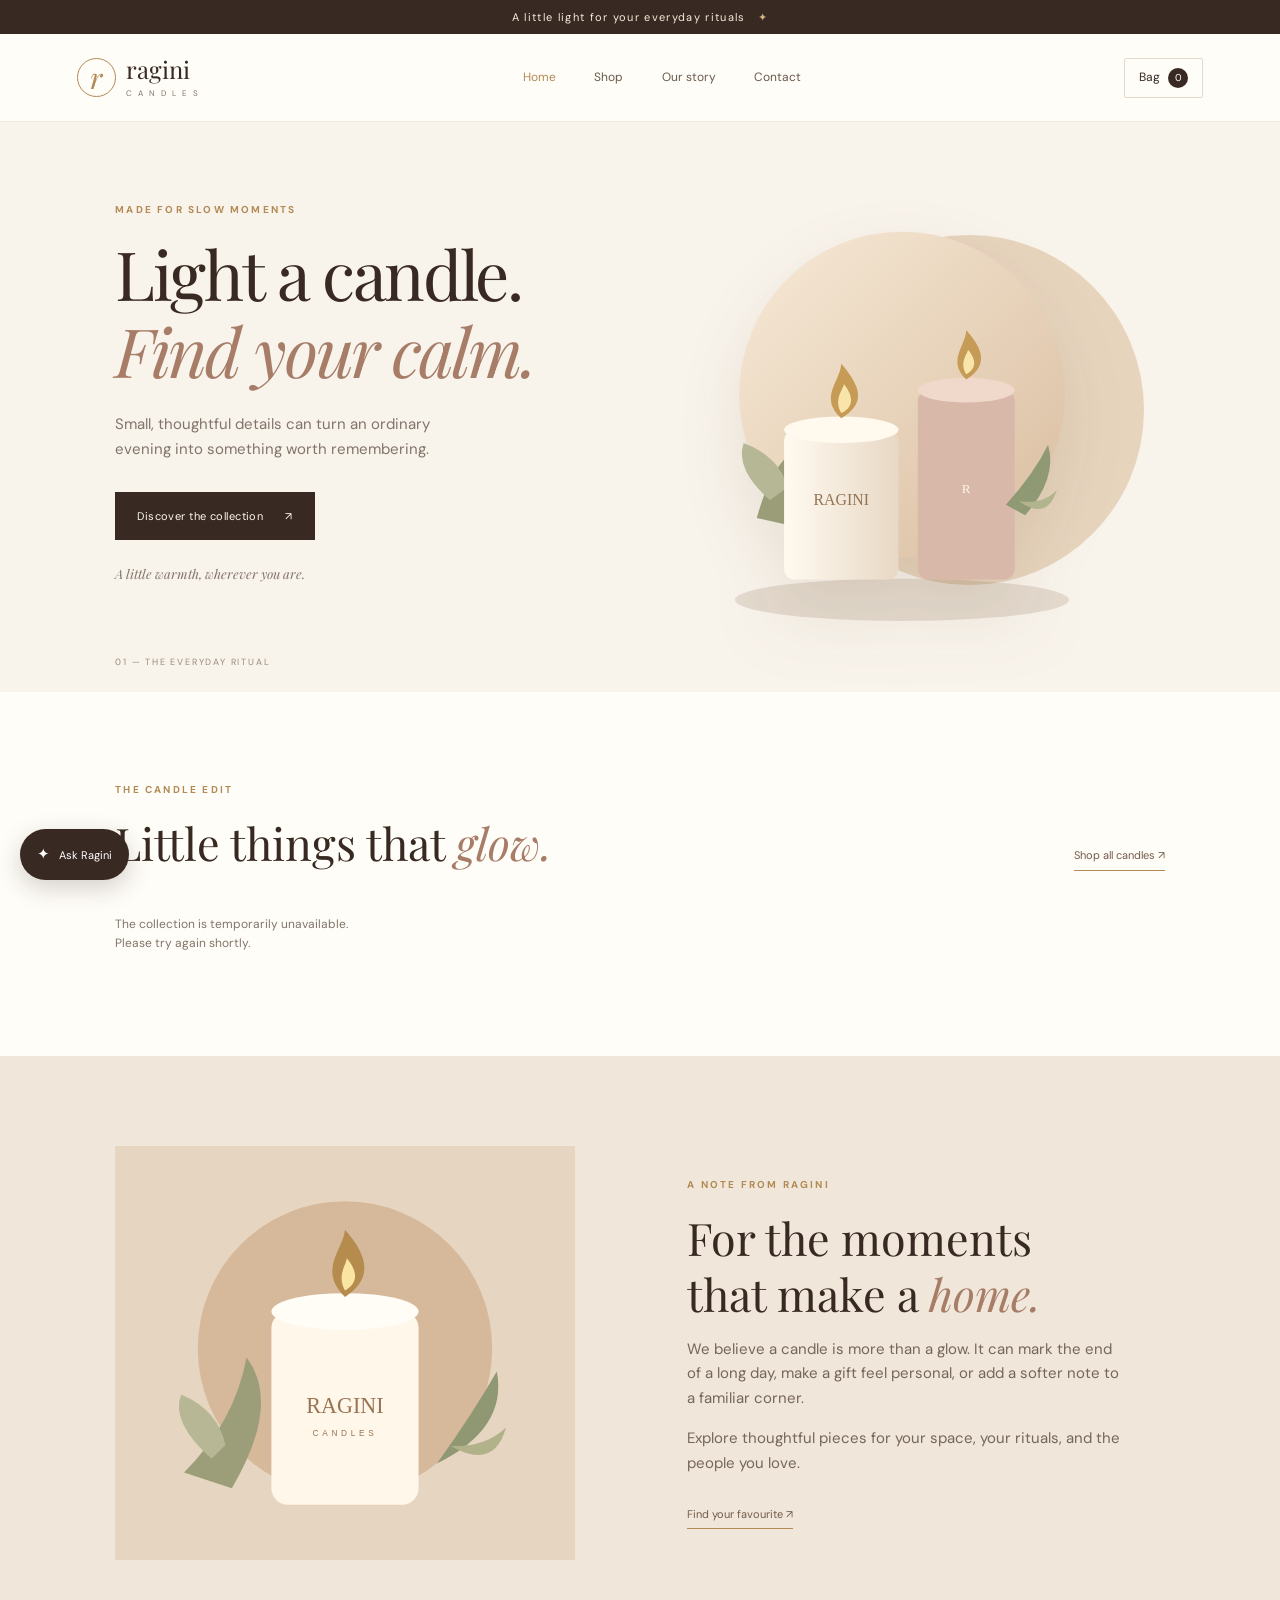
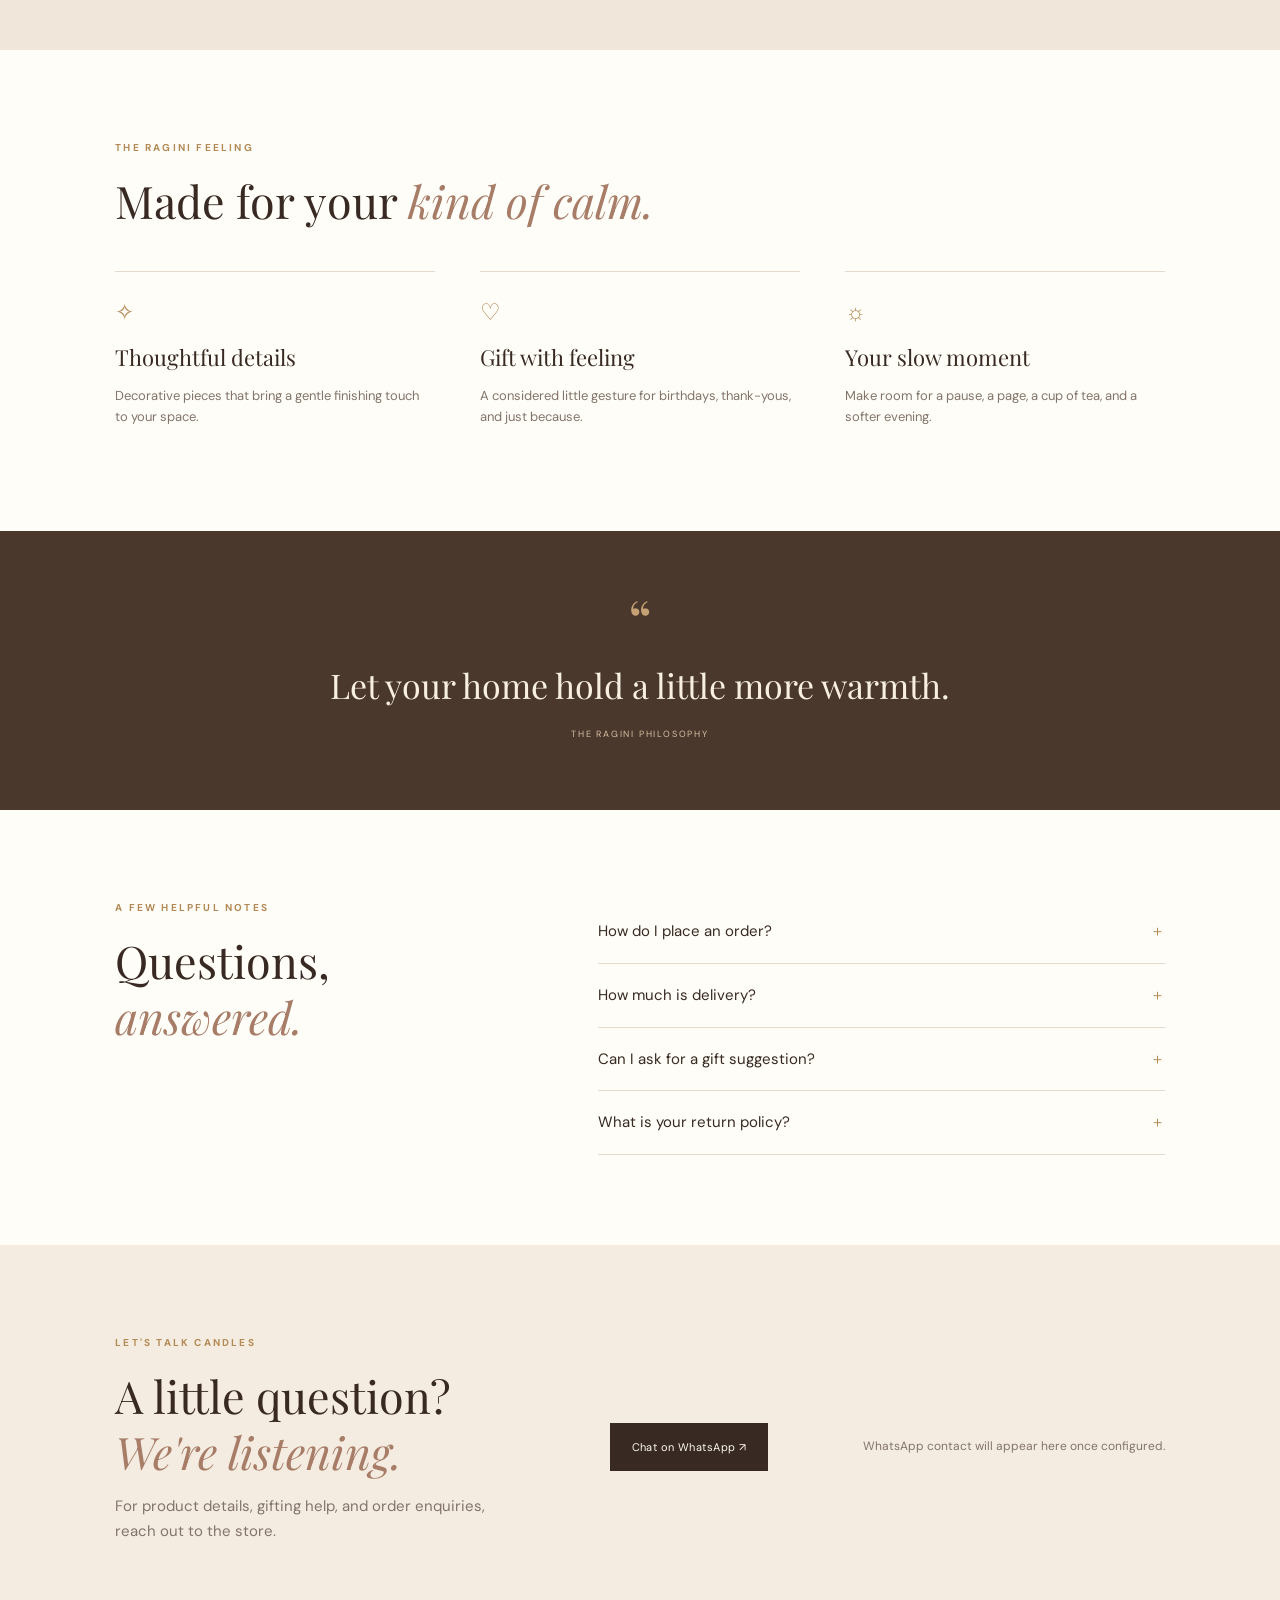
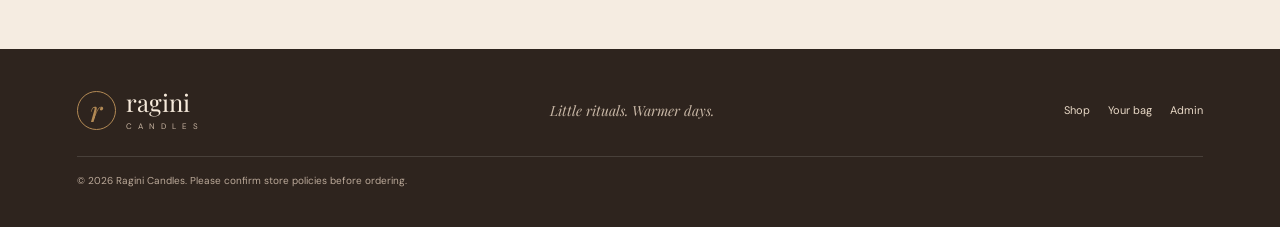
<file: frontend/index.html>
<!doctype html>
<html lang="en"><head><meta charset="utf-8"><meta name="viewport" content="width=device-width,initial-scale=1"><meta name="description" content="Decorative, scented and gifting candles from Ragini Candles."><title>Ragini Candles — Little rituals, warmer days</title><link rel="icon" href="images/candle-placeholder.svg"><link rel="stylesheet" href="css/style.css"></head><body>
<div class="announcement">A little light for your everyday rituals <span>✦</span></div>
<header class="site-header"><a class="brand" href="index.html"><span class="brand-mark">r</span><span>ragini<small>C A N D L E S</small></span></a><nav><a class="active" href="index.html">Home</a><a href="shop.html">Shop</a><a href="#story">Our story</a><a href="#contact">Contact</a></nav><a class="bag-link" href="cart.html">Bag <span data-cart-count>0</span></a></header>
<main><section class="hero"><div class="hero-copy"><p class="eyebrow">MADE FOR SLOW MOMENTS</p><h1>Light a candle.<br><em>Find your calm.</em></h1><p>Small, thoughtful details can turn an ordinary evening into something worth remembering.</p><a class="button" href="shop.html">Discover the collection <span>↗</span></a><p class="hero-note">A little warmth, wherever you are.</p></div><div class="hero-art"><div class="hero-orb"></div><img src="images/hero-candles.svg" alt="Illustration of warm candlelight, flowers and candles"></div><div class="hero-index">01 — THE EVERYDAY RITUAL</div></section>
<section class="section collection"><div class="section-heading"><div><p class="eyebrow">THE CANDLE EDIT</p><h2>Little things that <em>glow.</em></h2></div><a class="text-link" href="shop.html">Shop all candles ↗</a></div><div class="product-grid" data-featured-grid><p class="muted">Gathering the collection…</p></div></section>
<section class="story section" id="story"><div class="story-art"><img src="images/story-candle.svg" alt="Illustrated candle and botanical details"></div><div class="story-copy"><p class="eyebrow">A NOTE FROM RAGINI</p><h2>For the moments<br>that make a <em>home.</em></h2><p>We believe a candle is more than a glow. It can mark the end of a long day, make a gift feel personal, or add a softer note to a familiar corner.</p><p>Explore thoughtful pieces for your space, your rituals, and the people you love.</p><a class="text-link" href="shop.html">Find your favourite ↗</a></div></section>
<section class="benefits section"><div class="section-heading"><div><p class="eyebrow">THE RAGINI FEELING</p><h2>Made for your <em>kind of calm.</em></h2></div></div><div class="benefit-grid"><article><span>✧</span><h3>Thoughtful details</h3><p>Decorative pieces that bring a gentle finishing touch to your space.</p></article><article><span>♡</span><h3>Gift with feeling</h3><p>A considered little gesture for birthdays, thank-yous, and just because.</p></article><article><span>☼</span><h3>Your slow moment</h3><p>Make room for a pause, a page, a cup of tea, and a softer evening.</p></article></div></section>
<section class="quote-band"><span>“</span><p>Let your home hold a little more warmth.</p><small>THE RAGINI PHILOSOPHY</small></section>
<section class="section faq"><div><p class="eyebrow">A FEW HELPFUL NOTES</p><h2>Questions, <em>answered.</em></h2></div><div class="faq-list"><div><button data-faq-button aria-expanded="false">How do I place an order? <span>＋</span></button><p hidden>Browse the shop, add items to your bag, and use the WhatsApp enquiry form on the cart page. The store will confirm availability and the final total.</p></div><div><button data-faq-button aria-expanded="false">How much is delivery? <span>＋</span></button><p hidden>Delivery charges are not yet configured on this demo storefront. Please ask the store to confirm the fee before accepting an order.</p></div><div><button data-faq-button aria-expanded="false">Can I ask for a gift suggestion? <span>＋</span></button><p hidden>Yes. Open the Ragini assistant in the corner and tell it who you are shopping for, your budget, and the occasion.</p></div><div><button data-faq-button aria-expanded="false">What is your return policy? <span>＋</span></button><p hidden>The store's return policy has not been supplied yet. Please confirm directly with Ragini Candles before ordering.</p></div></div></section>
<section class="contact section" id="contact"><div><p class="eyebrow">LET'S TALK CANDLES</p><h2>A little question?<br><em>We're listening.</em></h2><p>For product details, gifting help, and order enquiries, reach out to the store.</p></div><a class="button" data-wa href="#" hidden>Chat on WhatsApp ↗</a><p class="muted" id="contact-placeholder">WhatsApp contact will appear here once configured.</p></section></main>
<footer class="footer"><a class="brand" href="index.html"><span class="brand-mark">r</span><span>ragini<small>C A N D L E S</small></span></a><p>Little rituals. Warmer days.</p><div><a href="shop.html">Shop</a><a href="cart.html">Your bag</a><a href="admin.html">Admin</a></div><small>© <span data-year></span> Ragini Candles. Please confirm store policies before ordering.</small></footer>
<div id="ragini-chat"></div><script src="js/config.js"></script><script src="js/products.js"></script><script src="js/main.js"></script><script src="js/chatbot.js"></script></body></html>
</file>
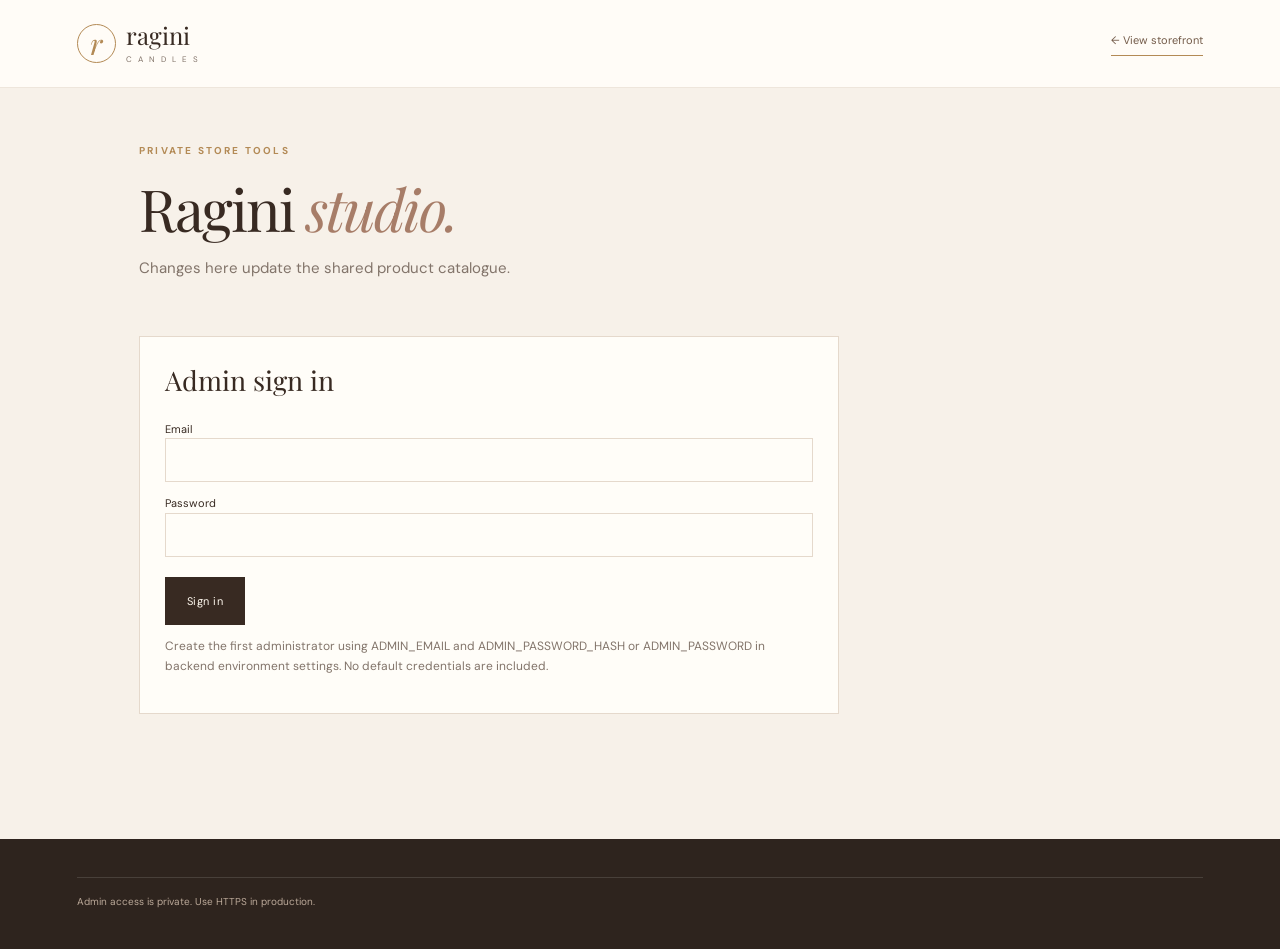
<file: frontend/admin.html>
<!doctype html><html lang="en"><head><meta charset="utf-8"><meta name="viewport" content="width=device-width,initial-scale=1"><title>Store admin — Ragini Candles</title><link rel="stylesheet" href="css/style.css"><link rel="stylesheet" href="css/admin.css"></head><body class="admin-page"><header class="site-header"><a class="brand" href="index.html"><span class="brand-mark">r</span><span>ragini<small>C A N D L E S</small></span></a><a class="text-link" href="index.html">← View storefront</a></header><main class="admin-wrap"><div class="page-intro align-left"><p class="eyebrow">PRIVATE STORE TOOLS</p><h1>Ragini <em>studio.</em></h1><p>Changes here update the shared product catalogue.</p></div><p id="admin-notice" class="notice" role="status"></p><form id="admin-login" class="admin-login"><h2>Admin sign in</h2><label>Email<input name="email" type="email" autocomplete="username" required></label><label>Password<input name="password" type="password" autocomplete="current-password" required></label><button class="button" type="submit">Sign in</button><p class="muted">Create the first administrator using ADMIN_EMAIL and ADMIN_PASSWORD_HASH or ADMIN_PASSWORD in backend environment settings. No default credentials are included.</p></form><section id="admin-app" hidden><div class="admin-top"><div><h2>Product catalogue</h2><p><strong id="product-count">0</strong> products in the shared store</p></div><div><button class="button button-small" id="new-product">＋ Add product</button> <button class="button button-outline button-small" id="logout">Log out</button></div></div><form id="product-form" class="admin-product-form"><h3 id="form-title">Add product</h3><input type="hidden" name="id"><div class="admin-fields"><label>Product name<input name="name" required maxlength="120"></label><label>Price (₹)<input name="price" type="number" min="1" max="1000000" required></label><label>Category<input name="category" required maxlength="60" placeholder="Scented candles"></label><label>Stock quantity<input name="stock" type="number" min="0" max="100000" required></label><label>Image URL or relative path<input name="image" maxlength="500" placeholder="images/candle-placeholder.svg"></label><label>Fragrance (optional)<input name="fragrance" maxlength="100"></label><label>Size (optional)<input name="size" maxlength="100"></label><label class="span-two">Description<textarea name="description" required maxlength="2000" rows="3"></textarea></label><label class="check-label"><input name="featured" type="checkbox"> Feature on homepage</label></div><div class="admin-actions"><button class="button" type="submit">Save product</button><button class="button button-outline" type="button" id="cancel-edit" onclick="document.querySelector('#product-form').reset()">Clear form</button></div></form><div class="admin-table-wrap"><table class="admin-table"><thead><tr><th>Product</th><th>Price</th><th>Stock</th><th>Actions</th></tr></thead><tbody id="admin-products"></tbody></table></div></section></main><footer class="footer"><small>Admin access is private. Use HTTPS in production.</small></footer><script src="js/config.js"></script><script src="js/admin.js"></script></body></html>
</file>
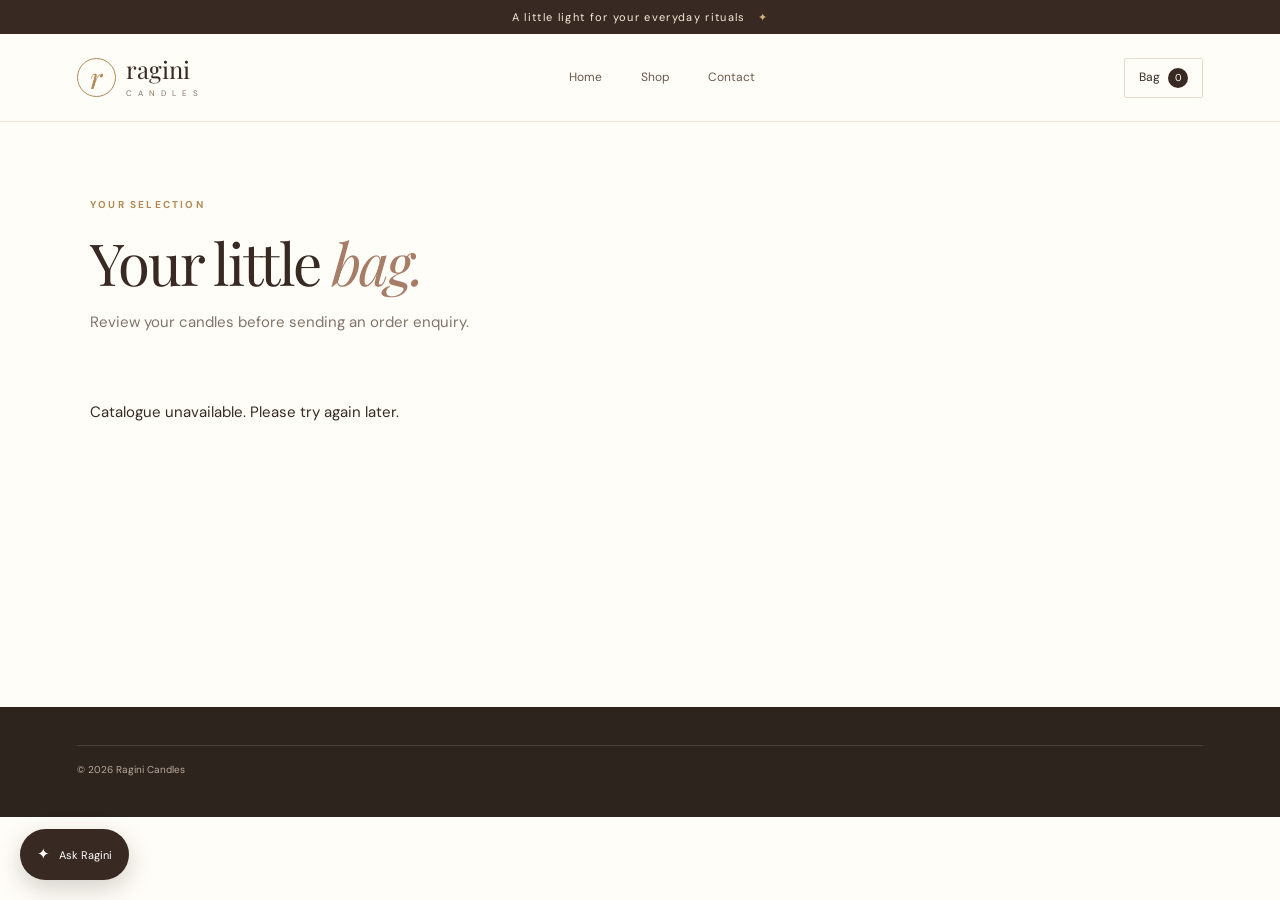
<file: frontend/cart.html>
<!doctype html><html lang="en"><head><meta charset="utf-8"><meta name="viewport" content="width=device-width,initial-scale=1"><title>Your bag — Ragini Candles</title><link rel="stylesheet" href="css/style.css"></head><body><div class="announcement">A little light for your everyday rituals <span>✦</span></div><header class="site-header"><a class="brand" href="index.html"><span class="brand-mark">r</span><span>ragini<small>C A N D L E S</small></span></a><nav><a href="index.html">Home</a><a href="shop.html">Shop</a><a href="index.html#contact">Contact</a></nav><a class="bag-link active" href="cart.html">Bag <span data-cart-count>0</span></a></header><main class="page-wrap"><div class="page-intro align-left"><p class="eyebrow">YOUR SELECTION</p><h1>Your little <em>bag.</em></h1><p>Review your candles before sending an order enquiry.</p></div><div class="cart-layout"><section id="cart-items" class="cart-items"></section><aside id="cart-summary" class="cart-summary" hidden><h2>Order summary</h2><div class="summary-line"><span>Subtotal</span><strong id="subtotal">₹0</strong></div><div class="summary-line"><span>Estimated total</span><strong id="total">₹0</strong></div><p id="delivery-note" class="muted"></p><hr><h3>Send an order enquiry</h3><form id="order-form" class="order-form"><label>Your name<input name="name" required maxlength="100" autocomplete="name"></label><label>Phone number<input name="phone" required type="tel" maxlength="30" autocomplete="tel"></label><label>Delivery address<textarea name="address" required maxlength="500" autocomplete="street-address"></textarea></label><label>Notes (optional)<textarea name="notes" maxlength="500"></textarea></label><button class="button" type="submit">Continue on WhatsApp ↗</button><p id="checkout-message" class="form-message" role="status"></p><small>Opening WhatsApp sends an enquiry only; the store must confirm your order and delivery fee.</small></form></aside></div></main><footer class="footer"><small>© <span data-year></span> Ragini Candles</small></footer><div id="ragini-chat"></div><script src="js/config.js"></script><script src="js/products.js"></script><script src="js/main.js"></script><script src="js/cart.js"></script><script src="js/chatbot.js"></script></body></html>
</file>
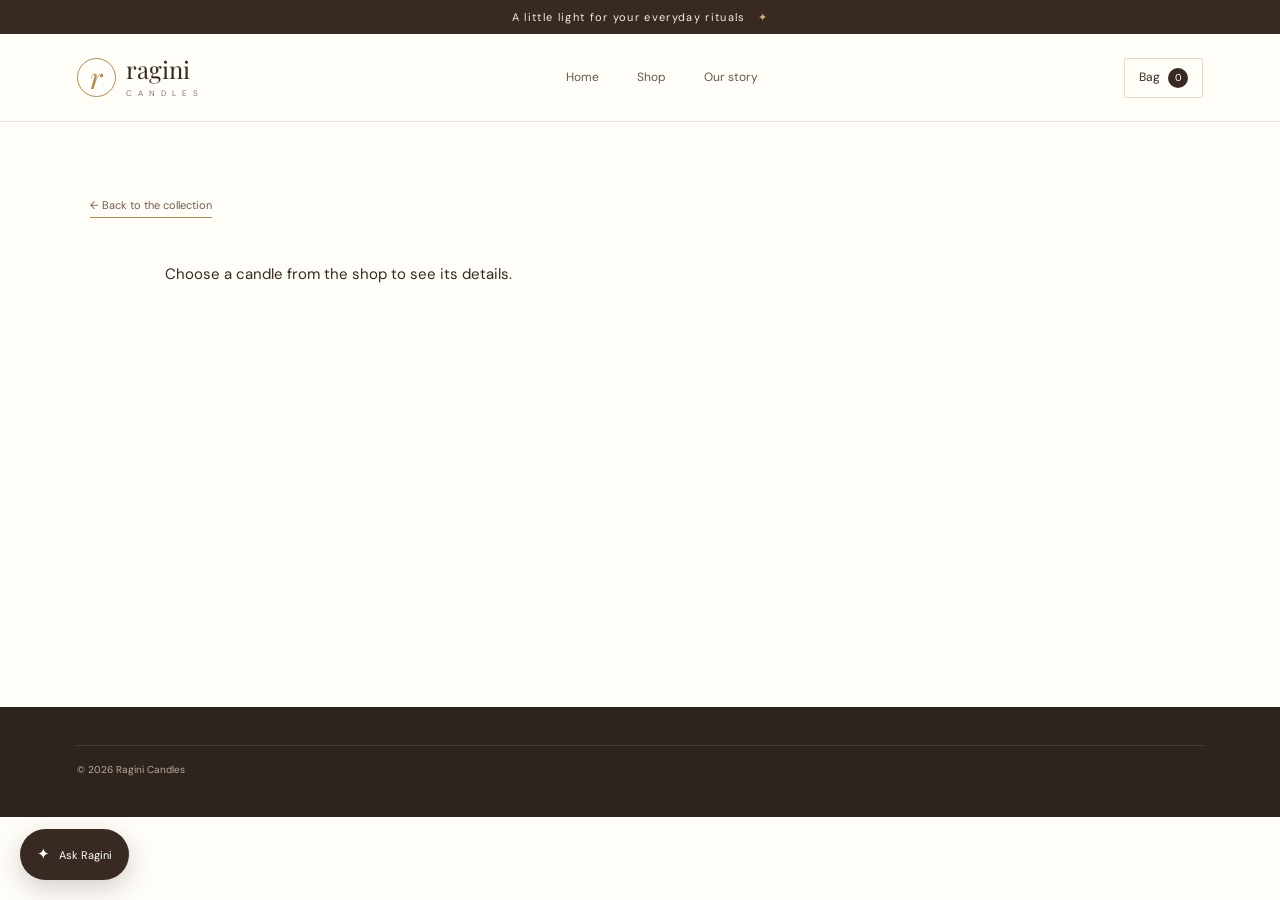
<file: frontend/product.html>
<!doctype html><html lang="en"><head><meta charset="utf-8"><meta name="viewport" content="width=device-width,initial-scale=1"><title>Candle details — Ragini Candles</title><link rel="stylesheet" href="css/style.css"></head><body><div class="announcement">A little light for your everyday rituals <span>✦</span></div><header class="site-header"><a class="brand" href="index.html"><span class="brand-mark">r</span><span>ragini<small>C A N D L E S</small></span></a><nav><a href="index.html">Home</a><a href="shop.html">Shop</a><a href="index.html#story">Our story</a></nav><a class="bag-link" href="cart.html">Bag <span data-cart-count>0</span></a></header><main class="page-wrap"><p><a class="text-link" href="shop.html">← Back to the collection</a></p><section id="product-detail" class="product-detail"><p class="muted">Loading candle details…</p></section></main><footer class="footer"><small>© <span data-year></span> Ragini Candles</small></footer><div id="ragini-chat"></div><script src="js/config.js"></script><script src="js/products.js"></script><script src="js/main.js"></script><script src="js/product.js"></script><script src="js/chatbot.js"></script></body></html>
</file>
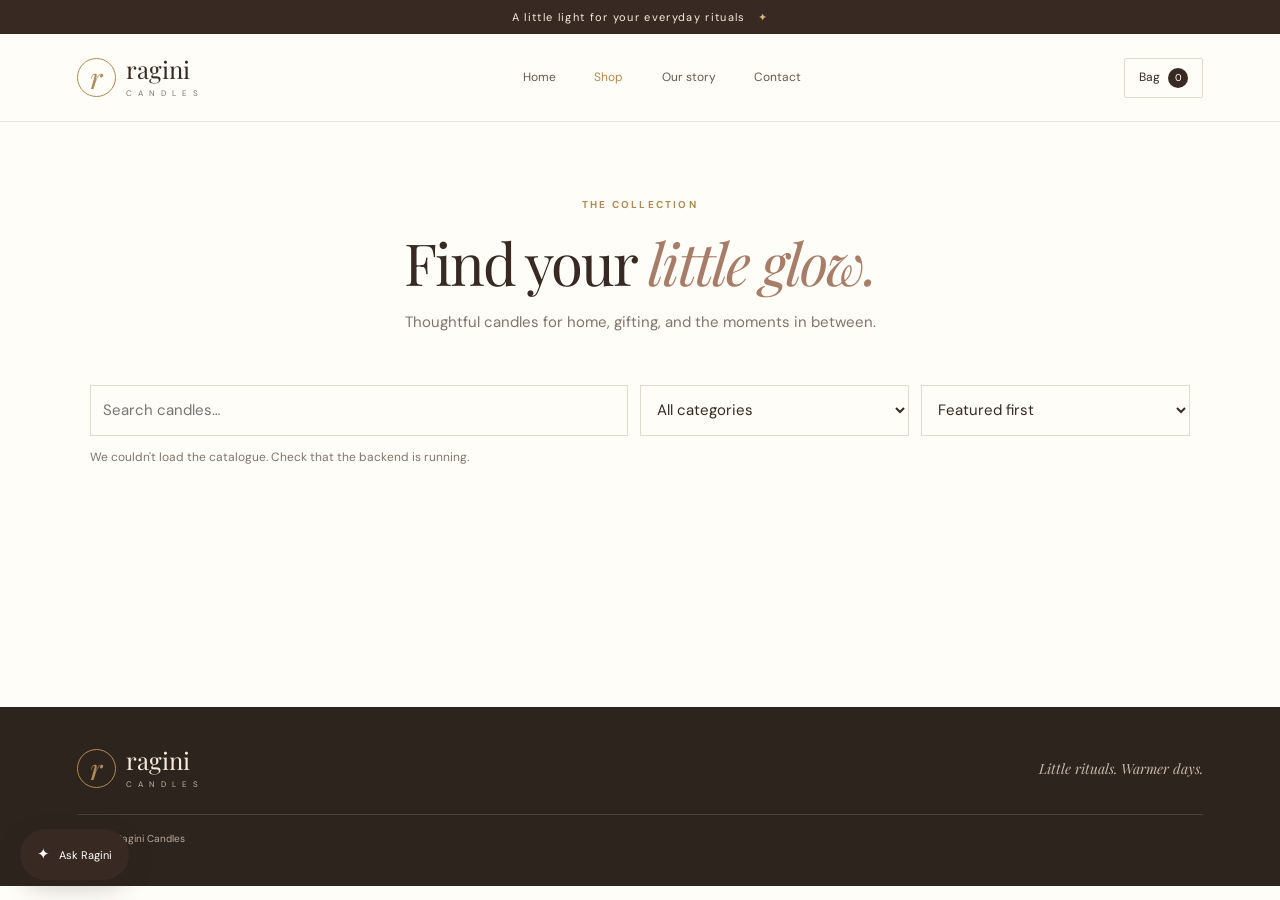
<file: frontend/shop.html>
<!doctype html><html lang="en"><head><meta charset="utf-8"><meta name="viewport" content="width=device-width,initial-scale=1"><title>Shop — Ragini Candles</title><link rel="stylesheet" href="css/style.css"></head><body><div class="announcement">A little light for your everyday rituals <span>✦</span></div><header class="site-header"><a class="brand" href="index.html"><span class="brand-mark">r</span><span>ragini<small>C A N D L E S</small></span></a><nav><a href="index.html">Home</a><a class="active" href="shop.html">Shop</a><a href="index.html#story">Our story</a><a href="index.html#contact">Contact</a></nav><a class="bag-link" href="cart.html">Bag <span data-cart-count>0</span></a></header><main class="page-wrap"><div class="page-intro"><p class="eyebrow">THE COLLECTION</p><h1>Find your <em>little glow.</em></h1><p>Thoughtful candles for home, gifting, and the moments in between.</p></div><div class="shop-controls"><input id="search" type="search" placeholder="Search candles…" aria-label="Search candles"><select id="category" aria-label="Filter by category"><option value="">All categories</option></select><select id="sort" aria-label="Sort products"><option value="default">Featured first</option><option value="low">Price: low to high</option><option value="high">Price: high to low</option></select></div><p id="shop-status" class="muted" role="status">Loading candles…</p><div class="product-grid" id="shop-grid"></div></main><footer class="footer"><a class="brand" href="index.html"><span class="brand-mark">r</span><span>ragini<small>C A N D L E S</small></span></a><p>Little rituals. Warmer days.</p><small>© <span data-year></span> Ragini Candles</small></footer><div id="ragini-chat"></div><script src="js/config.js"></script><script src="js/products.js"></script><script src="js/main.js"></script><script src="js/shop.js"></script><script src="js/chatbot.js"></script></body></html>
</file>
<file: frontend/css/style.css>
/* @import url('https://fonts.googleapis.com/css2?family=DM+Sans:wght@400;500;600;700&family=Playfair+Display:ital,wght@0,400;0,500;0,600;1,400;1,500&display=swap');
:root{--cream:#f8f3eb;--ivory:#fffdf8;--beige:#e9dccb;--gold:#b38a55;--rose:#c9a49b;--brown:#382a22;--muted:#82746a;--line:#e5d9cc;--serif:'Playfair Display',Georgia,serif;--sans:'DM Sans',Arial,sans-serif}*{box-sizing:border-box}html{scroll-behavior:smooth}body{margin:0;background:var(--ivory);color:var(--brown);font-family:var(--sans);font-size:15px;line-height:1.65}a{color:inherit;text-decoration:none}button,input,select,textarea{font:inherit}button,a,input,select,textarea{outline-color:var(--gold)}button{cursor:pointer}button:disabled{opacity:.45;cursor:not-allowed}.announcement{background:var(--brown);color:#f8ebd9;text-align:center;padding:8px 16px;font-size:11px;letter-spacing:.12em}.announcement span{color:#d5b27f;margin-left:8px}.site-header{height:88px;display:flex;align-items:center;justify-content:space-between;padding:0 clamp(20px,6vw,88px);background:rgba(255,253,248,.95);border-bottom:1px solid #eee6dc;position:relative;z-index:5}.brand{display:flex;align-items:center;gap:10px;font-family:var(--serif);font-size:24px;line-height:1}.brand-mark{display:grid;place-items:center;width:39px;height:39px;border:1px solid var(--gold);border-radius:50%;font-style:italic;color:var(--gold);font-size:29px}.brand small{display:block;font:8px var(--sans);letter-spacing:.25em;margin-top:7px;color:var(--muted)}nav{display:flex;gap:clamp(16px,3vw,40px);font-size:12px;color:#69584b}nav a,.bag-link{transition:color .2s}nav a:hover,nav a.active,.bag-link:hover{color:var(--gold)}.bag-link{font-size:12px;border:1px solid var(--line);padding:9px 14px;border-radius:2px}.bag-link span{display:inline-grid;place-items:center;background:var(--brown);color:white;border-radius:50%;width:20px;height:20px;margin-left:5px;font-size:10px}.hero{min-height:570px;background:var(--cream);display:grid;grid-template-columns:1fr 1fr;align-items:center;padding:55px clamp(24px,9vw,140px);position:relative;overflow:hidden}.hero-copy{position:relative;z-index:2;max-width:490px}.eyebrow{font-size:10px;letter-spacing:.22em;font-weight:700;color:var(--gold);margin:0 0 16px}.hero h1,.page-intro h1{font:clamp(42px,5.3vw,72px)/1.13 var(--serif);font-weight:400;letter-spacing:-.035em;margin:0 0 24px}.hero h1 em,.section h2 em,.page-intro h1 em,.story h2 em,.contact h2 em{color:#a77d68;font-weight:400}.hero-copy>p:not(.eyebrow){color:var(--muted);max-width:370px;margin-bottom:30px}.button{display:inline-flex;align-items:center;justify-content:center;gap:22px;border:1px solid var(--brown);background:var(--brown);color:#fff9ef;padding:14px 21px;font-size:11px;letter-spacing:.04em;transition:background .2s,transform .2s}.button:hover{background:#604638;transform:translateY(-2px)}.button-small{padding:10px 13px;font-size:10px;gap:8px}.button-outline{background:transparent;color:var(--brown)}.button-outline:hover{color:white}.hero-note{font:italic 13px var(--serif);margin-top:25px!important}.hero-art{height:430px;position:relative;display:grid;place-items:center}.hero-art img{width:min(100%,440px);height:100%;position:relative;z-index:1;filter:drop-shadow(0 25px 30px #654b2b1c);animation:float 7s ease-in-out infinite}.hero-orb{position:absolute;width:350px;height:350px;border-radius:50%;background:#e7d4bd;right:4%;top:10%}.hero-index{position:absolute;bottom:22px;left:clamp(24px,9vw,140px);font-size:9px;letter-spacing:.2em;color:#9b8a7c}@keyframes float{50%{transform:translateY(-7px)}}.section{padding:90px clamp(24px,9vw,140px)}.section-heading{display:flex;justify-content:space-between;align-items:end;margin-bottom:32px}.section h2,.story h2,.contact h2{font:clamp(31px,3.5vw,46px)/1.25 var(--serif);font-weight:400;margin:0}.text-link{font-size:11px;border-bottom:1px solid var(--gold);padding-bottom:5px;color:#735b49}.product-grid{display:grid;grid-template-columns:repeat(4,minmax(0,1fr));gap:22px}.product-card{min-width:0;transition:transform .25s}.product-card:hover{transform:translateY(-5px)}.product-image{display:block;background:var(--cream);aspect-ratio:4/4.5;overflow:hidden}.product-image img{width:100%;height:100%;object-fit:cover;transition:transform .5s}.product-card:hover .product-image img{transform:scale(1.035)}.product-info{padding:16px 2px}.product-info .eyebrow{font-size:9px;margin-bottom:5px}.product-info h3{font:20px var(--serif);margin:0 0 6px}.price{font-size:14px;font-weight:600;margin:0 0 13px}.product-info button{width:100%}.muted{color:var(--muted);font-size:12px}.story{background:#f0e6d9;display:grid;grid-template-columns:1fr 1fr;gap:9%;align-items:center}.story-art{max-width:460px}.story-art img{display:block;width:100%;max-height:420px}.story-copy p:not(.eyebrow){color:#76665a;max-width:440px}.story-copy .text-link{display:inline-block;margin-top:15px}.benefits{background:#fffdf8}.benefit-grid{display:grid;grid-template-columns:repeat(3,1fr);gap:45px;margin-top:42px}.benefit-grid article{border-top:1px solid var(--line);padding-top:22px}.benefit-grid article>span{font-size:23px;color:var(--gold)}.benefit-grid h3{font:22px var(--serif);font-weight:400;margin:10px 0}.benefit-grid p{color:var(--muted);font-size:13px}.quote-band{text-align:center;background:#4a382c;color:#f8eee2;padding:65px 20px}.quote-band>span{font:58px var(--serif);color:#c5a174;line-height:.8}.quote-band p{font:clamp(23px,3vw,34px) var(--serif);margin:12px 0}.quote-band small{font-size:9px;letter-spacing:.2em;color:#d7bfa4}.faq{display:grid;grid-template-columns:.8fr 1.2fr;gap:10%}.faq-list>div{border-bottom:1px solid var(--line)}.faq-list button{border:0;background:transparent;width:100%;text-align:left;padding:19px 0;display:flex;justify-content:space-between;color:var(--brown)}.faq-list button span{color:var(--gold)}.faq-list p{color:var(--muted);font-size:13px;margin:0 25px 20px 0}.contact{background:#f5ece1;display:flex;justify-content:space-between;align-items:center;gap:24px}.contact p:not(.eyebrow){color:var(--muted);max-width:400px}.contact .muted{max-width:190px}.footer{background:#2e241e;color:#e9d9c7;padding:38px clamp(24px,6vw,88px);display:flex;align-items:center;justify-content:space-between;gap:22px;flex-wrap:wrap}.footer .brand{color:#f6eadb}.footer .brand small{color:#c6b3a0}.footer p{font:italic 14px var(--serif);color:#c8b7a6}.footer>div{display:flex;gap:18px;font-size:11px}.footer>small{width:100%;border-top:1px solid #ffffff20;padding-top:16px;color:#bba999;font-size:10px}.page-wrap{max-width:1250px;margin:auto;padding:55px clamp(22px,6vw,75px) 90px;min-height:65vh}.page-intro{text-align:center;padding:20px 0 35px}.page-intro h1{font-size:clamp(38px,5vw,58px);margin-bottom:12px}.page-intro p:not(.eyebrow){color:var(--muted)}.align-left{text-align:left}.shop-controls{display:grid;grid-template-columns:2fr 1fr 1fr;gap:12px;margin-bottom:12px}.shop-controls input,.shop-controls select,.order-form input,.order-form textarea,.admin-login input,.admin-fields input,.admin-fields textarea{width:100%;border:1px solid var(--line);background:#fffdf8;padding:12px;color:var(--brown);border-radius:0}.shop-controls input:focus,.shop-controls select:focus,input:focus,textarea:focus{border-color:var(--gold)}#shop-status{margin-bottom:20px}.product-detail{display:grid;grid-template-columns:1fr 1fr;gap:8%;align-items:center;max-width:950px;margin:30px auto}.detail-image{background:var(--cream)}.detail-image img{width:100%;display:block}.detail-copy h1{font:clamp(34px,4vw,52px) var(--serif);font-weight:400;margin:0 0 10px}.detail-copy>p{color:var(--muted)}.detail-copy .price{font-size:20px;color:var(--brown)}.cart-layout{display:grid;grid-template-columns:minmax(0,1.5fr) minmax(280px,.8fr);gap:38px;align-items:start}.cart-row{display:grid;grid-template-columns:100px 1fr auto;gap:18px;padding:18px 0;border-bottom:1px solid var(--line)}.cart-row>img{width:100px;height:115px;object-fit:cover;background:var(--cream)}.cart-product h3{font:21px var(--serif);margin:0}.cart-product p{margin:5px 0}.quantity{display:flex;align-items:center;gap:12px;margin-top:12px}.quantity button{width:26px;height:26px;background:transparent;border:1px solid var(--line)}.cart-end{text-align:right;display:flex;flex-direction:column;align-items:end;gap:20px}.text-button{border:0;background:transparent;text-decoration:underline;color:var(--muted);font-size:11px}.cart-summary{background:var(--cream);padding:25px}.cart-summary h2{font:26px var(--serif);margin:0 0 20px}.cart-summary h3{font:20px var(--serif);font-weight:400}.summary-line{display:flex;justify-content:space-between;gap:20px;padding:8px 0;font-size:13px}.cart-summary hr{border:0;border-top:1px solid var(--line);margin:20px 0}.order-form label,.admin-login label{display:block;font-size:11px;margin:12px 0}.order-form input,.order-form textarea{display:block;margin-top:5px;background:white}.order-form textarea{resize:vertical;min-height:65px}.order-form .button{width:100%;margin:12px 0}.order-form small{font-size:10px;color:var(--muted)}.form-message{font-size:12px}.empty-state{text-align:center;padding:60px 15px;background:var(--cream)}.empty-icon{font-size:32px;color:var(--gold)}.empty-state h2{font:30px var(--serif)}#ragini-chat{position:fixed;right:22px;bottom:22px;z-index:20}.chat-launch{display:flex;align-items:center;gap:9px;border:0;border-radius:50px;background:var(--brown);color:white;padding:13px 17px;box-shadow:0 8px 25px #2e241e35}.chat-launch:first-letter{color:#d8b887}.chat-launch span{font-size:11px}.chat-panel{width:min(355px,calc(100vw - 28px));height:min(490px,calc(100vh - 110px));background:var(--ivory);border:1px solid var(--line);box-shadow:0 15px 50px #2e241e25;display:flex;flex-direction:column;margin-bottom:12px}.chat-panel header{display:flex;align-items:center;justify-content:space-between;background:var(--brown);color:white;padding:15px 17px}.chat-panel header strong{display:block;font:20px var(--serif)}.chat-panel header small{display:block;font-size:9px;color:#dbc9b6}.chat-close{background:transparent;border:0;color:white;font-size:25px}.chat-messages{flex:1;overflow:auto;padding:15px;display:flex;flex-direction:column;gap:10px}.bubble{max-width:90%;padding:10px 12px;font-size:12px;white-space:pre-wrap;overflow-wrap:anywhere}.bubble.bot{align-self:flex-start;background:var(--cream)}.bubble.user{align-self:flex-end;background:#e5d4c2}.chat-form{display:flex;padding:10px;border-top:1px solid var(--line);gap:7px}.chat-form input{min-width:0;flex:1;border:1px solid var(--line);padding:10px;font-size:12px}.chat-form button{border:0;background:var(--brown);color:white;padding:0 12px;font-size:11px}.chat-foot{text-align:center;color:var(--muted);font-size:9px;margin:0;padding:0 8px 9px} [hidden]{display:none!important}
@media(max-width:900px){.site-header{padding:0 22px}nav{gap:16px}.hero{padding:45px 6vw;min-height:500px}.hero-art{height:350px}.section{padding:70px 6vw}.product-grid{grid-template-columns:repeat(2,minmax(0,1fr));gap:25px}.story{gap:5%}.faq{gap:5%}.footer{padding:32px 24px}}@media(max-width:650px){.site-header{height:auto;min-height:75px;flex-wrap:wrap;gap:10px;padding:14px 18px}.brand{font-size:21px}.brand-mark{width:34px;height:34px}nav{order:3;width:100%;justify-content:space-between;border-top:1px solid var(--line);padding-top:10px;font-size:11px}.bag-link{margin-left:auto}.hero{grid-template-columns:1fr;padding:55px 25px 45px}.hero h1{font-size:48px}.hero-art{height:300px;margin-top:15px}.hero-orb{width:250px;height:250px;right:10%}.hero-index{left:25px}.section{padding:60px 23px}.section-heading{align-items:start;gap:20px;flex-direction:column}.product-grid{gap:18px 12px}.product-info h3{font-size:18px}.story{grid-template-columns:1fr}.story-art{max-width:330px;margin:auto}.benefit-grid{grid-template-columns:1fr;gap:20px;margin-top:25px}.faq{grid-template-columns:1fr;gap:25px}.contact{align-items:flex-start;flex-direction:column}.contact .muted{max-width:none}.footer{align-items:flex-start;flex-direction:column}.footer>small{margin-top:8px}.page-wrap{padding:35px 18px 65px}.shop-controls{grid-template-columns:1fr 1fr}.shop-controls input{grid-column:1/-1}.product-detail{grid-template-columns:1fr;gap:25px}.detail-image{max-width:400px;margin:auto}.cart-layout{grid-template-columns:1fr}.cart-row{grid-template-columns:78px 1fr auto;gap:12px}.cart-row>img{width:78px;height:95px}.cart-product h3{font-size:18px}.cart-end{font-size:12px}.cart-summary{padding:20px}.chat-launch{padding:12px 14px}.chat-panel{height:min(470px,calc(100vh - 100px))}}.chatbot-widget {
  position: fixed;
  left: 20px;
  right: auto;
  bottom: 20px;
} */
@import url('https://fonts.googleapis.com/css2?family=DM+Sans:wght@400;500;600;700&family=Playfair+Display:ital,wght@0,400;0,500;0,600;1,400;1,500&display=swap');
:root{--cream:#f8f3eb;--ivory:#fffdf8;--beige:#e9dccb;--gold:#b38a55;--rose:#c9a49b;--brown:#382a22;--muted:#82746a;--line:#e5d9cc;--serif:'Playfair Display',Georgia,serif;--sans:'DM Sans',Arial,sans-serif}*{box-sizing:border-box}html{scroll-behavior:smooth}body{margin:0;background:var(--ivory);color:var(--brown);font-family:var(--sans);font-size:15px;line-height:1.65}a{color:inherit;text-decoration:none}button,input,select,textarea{font:inherit}button,a,input,select,textarea{outline-color:var(--gold)}button{cursor:pointer}button:disabled{opacity:.45;cursor:not-allowed}.announcement{background:var(--brown);color:#f8ebd9;text-align:center;padding:8px 16px;font-size:11px;letter-spacing:.12em}.announcement span{color:#d5b27f;margin-left:8px}.site-header{height:88px;display:flex;align-items:center;justify-content:space-between;padding:0 clamp(20px,6vw,88px);background:rgba(255,253,248,.95);border-bottom:1px solid #eee6dc;position:relative;z-index:5}.brand{display:flex;align-items:center;gap:10px;font-family:var(--serif);font-size:24px;line-height:1}.brand-mark{display:grid;place-items:center;width:39px;height:39px;border:1px solid var(--gold);border-radius:50%;font-style:italic;color:var(--gold);font-size:29px}.brand small{display:block;font:8px var(--sans);letter-spacing:.25em;margin-top:7px;color:var(--muted)}nav{display:flex;gap:clamp(16px,3vw,40px);font-size:12px;color:#69584b}nav a,.bag-link{transition:color .2s}nav a:hover,nav a.active,.bag-link:hover{color:var(--gold)}.bag-link{font-size:12px;border:1px solid var(--line);padding:9px 14px;border-radius:2px}.bag-link span{display:inline-grid;place-items:center;background:var(--brown);color:white;border-radius:50%;width:20px;height:20px;margin-left:5px;font-size:10px}.hero{min-height:570px;background:var(--cream);display:grid;grid-template-columns:1fr 1fr;align-items:center;padding:55px clamp(24px,9vw,140px);position:relative;overflow:hidden}.hero-copy{position:relative;z-index:2;max-width:490px}.eyebrow{font-size:10px;letter-spacing:.22em;font-weight:700;color:var(--gold);margin:0 0 16px}.hero h1,.page-intro h1{font:clamp(42px,5.3vw,72px)/1.13 var(--serif);font-weight:400;letter-spacing:-.035em;margin:0 0 24px}.hero h1 em,.section h2 em,.page-intro h1 em,.story h2 em,.contact h2 em{color:#a77d68;font-weight:400}.hero-copy>p:not(.eyebrow){color:var(--muted);max-width:370px;margin-bottom:30px}.button{display:inline-flex;align-items:center;justify-content:center;gap:22px;border:1px solid var(--brown);background:var(--brown);color:#fff9ef;padding:14px 21px;font-size:11px;letter-spacing:.04em;transition:background .2s,transform .2s}.button:hover{background:#604638;transform:translateY(-2px)}.button-small{padding:10px 13px;font-size:10px;gap:8px}.button-outline{background:transparent;color:var(--brown)}.button-outline:hover{color:white}.hero-note{font:italic 13px var(--serif);margin-top:25px!important}.hero-art{height:430px;position:relative;display:grid;place-items:center}.hero-art img{width:min(100%,440px);height:100%;position:relative;z-index:1;filter:drop-shadow(0 25px 30px #654b2b1c);animation:float 7s ease-in-out infinite}.hero-orb{position:absolute;width:350px;height:350px;border-radius:50%;background:#e7d4bd;right:4%;top:10%}.hero-index{position:absolute;bottom:22px;left:clamp(24px,9vw,140px);font-size:9px;letter-spacing:.2em;color:#9b8a7c}@keyframes float{50%{transform:translateY(-7px)}}.section{padding:90px clamp(24px,9vw,140px)}.section-heading{display:flex;justify-content:space-between;align-items:end;margin-bottom:32px}.section h2,.story h2,.contact h2{font:clamp(31px,3.5vw,46px)/1.25 var(--serif);font-weight:400;margin:0}.text-link{font-size:11px;border-bottom:1px solid var(--gold);padding-bottom:5px;color:#735b49}.product-grid{display:grid;grid-template-columns:repeat(4,minmax(0,1fr));gap:22px}.product-card{min-width:0;transition:transform .25s}.product-card:hover{transform:translateY(-5px)}.product-image{display:block;background:var(--cream);aspect-ratio:4/4.5;overflow:hidden}.product-image img{width:100%;height:100%;object-fit:cover;transition:transform .5s}.product-card:hover .product-image img{transform:scale(1.035)}.product-info{padding:16px 2px}.product-info .eyebrow{font-size:9px;margin-bottom:5px}.product-info h3{font:20px var(--serif);margin:0 0 6px}.price{font-size:14px;font-weight:600;margin:0 0 13px}.product-info button{width:100%}.muted{color:var(--muted);font-size:12px}.story{background:#f0e6d9;display:grid;grid-template-columns:1fr 1fr;gap:9%;align-items:center}.story-art{max-width:460px}.story-art img{display:block;width:100%;max-height:420px}.story-copy p:not(.eyebrow){color:#76665a;max-width:440px}.story-copy .text-link{display:inline-block;margin-top:15px}.benefits{background:#fffdf8}.benefit-grid{display:grid;grid-template-columns:repeat(3,1fr);gap:45px;margin-top:42px}.benefit-grid article{border-top:1px solid var(--line);padding-top:22px}.benefit-grid article>span{font-size:23px;color:var(--gold)}.benefit-grid h3{font:22px var(--serif);font-weight:400;margin:10px 0}.benefit-grid p{color:var(--muted);font-size:13px}.quote-band{text-align:center;background:#4a382c;color:#f8eee2;padding:65px 20px}.quote-band>span{font:58px var(--serif);color:#c5a174;line-height:.8}.quote-band p{font:clamp(23px,3vw,34px) var(--serif);margin:12px 0}.quote-band small{font-size:9px;letter-spacing:.2em;color:#d7bfa4}.faq{display:grid;grid-template-columns:.8fr 1.2fr;gap:10%}.faq-list>div{border-bottom:1px solid var(--line)}.faq-list button{border:0;background:transparent;width:100%;text-align:left;padding:19px 0;display:flex;justify-content:space-between;color:var(--brown)}.faq-list button span{color:var(--gold)}.faq-list p{color:var(--muted);font-size:13px;margin:0 25px 20px 0}.contact{background:#f5ece1;display:flex;justify-content:space-between;align-items:center;gap:24px}.contact p:not(.eyebrow){color:var(--muted);max-width:400px}.contact .muted{max-width:190px}.footer{background:#2e241e;color:#e9d9c7;padding:38px clamp(24px,6vw,88px);display:flex;align-items:center;justify-content:space-between;gap:22px;flex-wrap:wrap}.footer .brand{color:#f6eadb}.footer .brand small{color:#c6b3a0}.footer p{font:italic 14px var(--serif);color:#c8b7a6}.footer>div{display:flex;gap:18px;font-size:11px}.footer>small{width:100%;border-top:1px solid #ffffff20;padding-top:16px;color:#bba999;font-size:10px}.page-wrap{max-width:1250px;margin:auto;padding:55px clamp(22px,6vw,75px) 90px;min-height:65vh}.page-intro{text-align:center;padding:20px 0 35px}.page-intro h1{font-size:clamp(38px,5vw,58px);margin-bottom:12px}.page-intro p:not(.eyebrow){color:var(--muted)}.align-left{text-align:left}.shop-controls{display:grid;grid-template-columns:2fr 1fr 1fr;gap:12px;margin-bottom:12px}.shop-controls input,.shop-controls select,.order-form input,.order-form textarea,.admin-login input,.admin-fields input,.admin-fields textarea{width:100%;border:1px solid var(--line);background:#fffdf8;padding:12px;color:var(--brown);border-radius:0}.shop-controls input:focus,.shop-controls select:focus,input:focus,textarea:focus{border-color:var(--gold)}#shop-status{margin-bottom:20px}.product-detail{display:grid;grid-template-columns:1fr 1fr;gap:8%;align-items:center;max-width:950px;margin:30px auto}.detail-image{background:var(--cream)}.detail-image img{width:100%;display:block}.detail-copy h1{font:clamp(34px,4vw,52px) var(--serif);font-weight:400;margin:0 0 10px}.detail-copy>p{color:var(--muted)}.detail-copy .price{font-size:20px;color:var(--brown)}.cart-layout{display:grid;grid-template-columns:minmax(0,1.5fr) minmax(280px,.8fr);gap:38px;align-items:start}.cart-row{display:grid;grid-template-columns:100px 1fr auto;gap:18px;padding:18px 0;border-bottom:1px solid var(--line)}.cart-row>img{width:100px;height:115px;object-fit:cover;background:var(--cream)}.cart-product h3{font:21px var(--serif);margin:0}.cart-product p{margin:5px 0}.quantity{display:flex;align-items:center;gap:12px;margin-top:12px}.quantity button{width:26px;height:26px;background:transparent;border:1px solid var(--line)}.cart-end{text-align:right;display:flex;flex-direction:column;align-items:end;gap:20px}.text-button{border:0;background:transparent;text-decoration:underline;color:var(--muted);font-size:11px}.cart-summary{background:var(--cream);padding:25px}.cart-summary h2{font:26px var(--serif);margin:0 0 20px}.cart-summary h3{font:20px var(--serif);font-weight:400}.summary-line{display:flex;justify-content:space-between;gap:20px;padding:8px 0;font-size:13px}.cart-summary hr{border:0;border-top:1px solid var(--line);margin:20px 0}.order-form label,.admin-login label{display:block;font-size:11px;margin:12px 0}.order-form input,.order-form textarea{display:block;margin-top:5px;background:white}.order-form textarea{resize:vertical;min-height:65px}.order-form .button{width:100%;margin:12px 0}.order-form small{font-size:10px;color:var(--muted)}.form-message{font-size:12px}.empty-state{text-align:center;padding:60px 15px;background:var(--cream)}.empty-icon{font-size:32px;color:var(--gold)}.empty-state h2{font:30px var(--serif)}#ragini-chat{position:fixed;left:20px;right:auto;bottom:20px;z-index:20}.chat-launch{display:flex;align-items:center;gap:9px;border:0;border-radius:50px;background:var(--brown);color:white;padding:13px 17px;box-shadow:0 8px 25px #2e241e35}.chat-launch:first-letter{color:#d8b887}.chat-launch span{font-size:11px}.chat-panel{width:min(355px,calc(100vw - 28px));height:min(490px,calc(100vh - 110px));background:var(--ivory);border:1px solid var(--line);box-shadow:0 15px 50px #2e241e25;display:flex;flex-direction:column;margin-bottom:12px}.chat-panel header{display:flex;align-items:center;justify-content:space-between;background:var(--brown);color:white;padding:15px 17px}.chat-panel header strong{display:block;font:20px var(--serif)}.chat-panel header small{display:block;font-size:9px;color:#dbc9b6}.chat-close{background:transparent;border:0;color:white;font-size:25px}.chat-messages{flex:1;overflow:auto;padding:15px;display:flex;flex-direction:column;gap:10px}.bubble{max-width:90%;padding:10px 12px;font-size:12px;white-space:pre-wrap;overflow-wrap:anywhere}.bubble.bot{align-self:flex-start;background:var(--cream)}.bubble.user{align-self:flex-end;background:#e5d4c2}.chat-form{display:flex;padding:10px;border-top:1px solid var(--line);gap:7px}.chat-form input{min-width:0;flex:1;border:1px solid var(--line);padding:10px;font-size:12px}.chat-form button{border:0;background:var(--brown);color:white;padding:0 12px;font-size:11px}.chat-foot{text-align:center;color:var(--muted);font-size:9px;margin:0;padding:0 8px 9px} [hidden]{display:none!important}
@media(max-width:900px){.site-header{padding:0 22px}nav{gap:16px}.hero{padding:45px 6vw;min-height:500px}.hero-art{height:350px}.section{padding:70px 6vw}.product-grid{grid-template-columns:repeat(2,minmax(0,1fr));gap:25px}.story{gap:5%}.faq{gap:5%}.footer{padding:32px 24px}}@media(max-width:650px){.site-header{height:auto;min-height:75px;flex-wrap:wrap;gap:10px;padding:14px 18px}.brand{font-size:21px}.brand-mark{width:34px;height:34px}nav{order:3;width:100%;justify-content:space-between;border-top:1px solid var(--line);padding-top:10px;font-size:11px}.bag-link{margin-left:auto}.hero{grid-template-columns:1fr;padding:55px 25px 45px}.hero h1{font-size:48px}.hero-art{height:300px;margin-top:15px}.hero-orb{width:250px;height:250px;right:10%}.hero-index{left:25px}.section{padding:60px 23px}.section-heading{align-items:start;gap:20px;flex-direction:column}.product-grid{gap:18px 12px}.product-info h3{font-size:18px}.story{grid-template-columns:1fr}.story-art{max-width:330px;margin:auto}.benefit-grid{grid-template-columns:1fr;gap:20px;margin-top:25px}.faq{grid-template-columns:1fr;gap:25px}.contact{align-items:flex-start;flex-direction:column}.contact .muted{max-width:none}.footer{align-items:flex-start;flex-direction:column}.footer>small{margin-top:8px}.page-wrap{padding:35px 18px 65px}.shop-controls{grid-template-columns:1fr 1fr}.shop-controls input{grid-column:1/-1}.product-detail{grid-template-columns:1fr;gap:25px}.detail-image{max-width:400px;margin:auto}.cart-layout{grid-template-columns:1fr}.cart-row{grid-template-columns:78px 1fr auto;gap:12px}.cart-row>img{width:78px;height:95px}.cart-product h3{font-size:18px}.cart-end{font-size:12px}.cart-summary{padding:20px}.chat-launch{padding:12px 14px}.chat-panel{height:min(470px,calc(100vh - 100px))}}
</file>
<file: frontend/css/admin.css>
body.admin-page{background:#f7f1e9}.admin-wrap{max-width:1050px;margin:auto;padding:35px 24px 90px;min-height:70vh}.admin-wrap .page-intro{padding-bottom:20px}.admin-login,.admin-product-form{max-width:700px;background:#fffdf8;border:1px solid var(--line);padding:25px;margin:20px 0 35px}.admin-login h2,.admin-top h2{font:27px var(--serif);font-weight:400;margin-top:0}.admin-login .button{margin-top:8px}.notice{padding:10px 13px;background:#e7f0e5;color:#3c5c3a;font-size:12px;min-height:10px}.notice:empty{display:none}.notice.error{background:#f8e5df;color:#813d2f}.admin-top{display:flex;justify-content:space-between;align-items:center;gap:20px;margin:30px 0}.admin-top p{font-size:12px;color:var(--muted)}.admin-product-form{max-width:none}.admin-product-form h3{font:23px var(--serif);font-weight:400}.admin-fields{display:grid;grid-template-columns:1fr 1fr;gap:0 18px}.admin-fields label{font-size:11px;margin:10px 0}.admin-fields input,.admin-fields textarea{display:block;margin-top:5px}.admin-fields .span-two{grid-column:1/-1}.admin-fields .check-label{display:flex;align-items:center;gap:8px}.admin-fields .check-label input{width:auto;margin:0}.admin-actions{display:flex;gap:10px;margin-top:15px}.admin-table-wrap{overflow-x:auto}.admin-table{width:100%;border-collapse:collapse;background:#fffdf8;font-size:12px}.admin-table th,.admin-table td{text-align:left;padding:13px;border-bottom:1px solid var(--line)}.admin-table th{background:#efe3d5;font-size:10px;letter-spacing:.08em}.admin-table button{border:1px solid var(--line);background:transparent;padding:6px 9px;font-size:10px;color:var(--brown)}@media(max-width:600px){.admin-fields{grid-template-columns:1fr}.admin-fields .span-two{grid-column:auto}.admin-top{align-items:flex-start;flex-direction:column}.admin-top>div:last-child{display:flex;gap:8px}.admin-login,.admin-product-form{padding:17px}.admin-wrap{padding:25px 16px 60px}}
</file>
